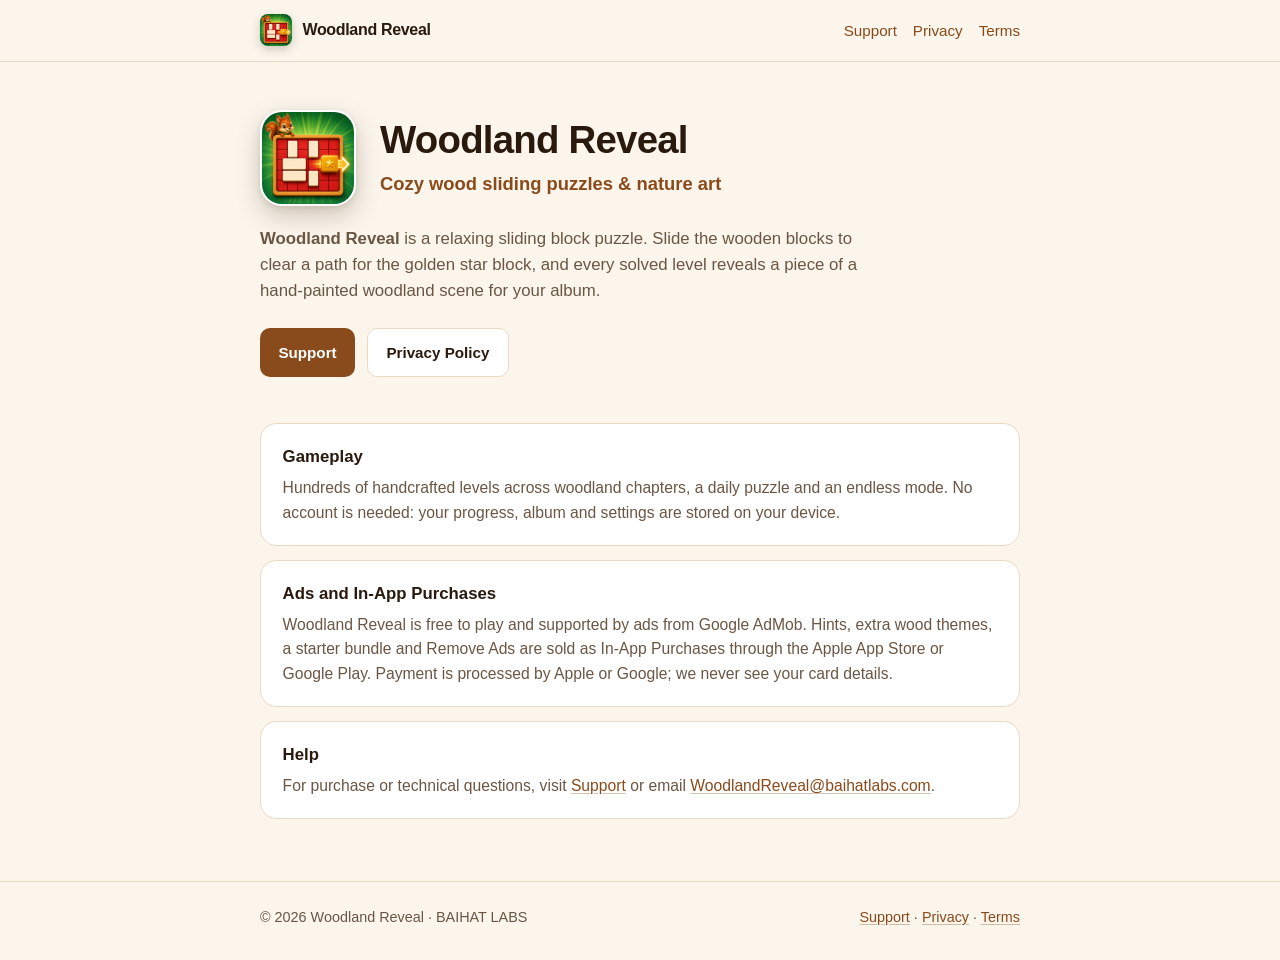
<file: index.html>
<!DOCTYPE html>
<html lang="en">
<head>
  <meta charset="utf-8" />
  <meta name="viewport" content="width=device-width, initial-scale=1" />
  <title>Woodland Reveal — Cozy Wood Sliding Puzzle</title>
  <meta name="description" content="Woodland Reveal is a cozy wood sliding puzzle game for iPhone and Android: slide the wooden blocks, free the star block and collect nature paintings." />
  <meta name="referrer" content="strict-origin-when-cross-origin" />
  <link rel="icon" type="image/x-icon" href="/favicon.ico" />
  <link rel="icon" type="image/png" sizes="32x32" href="/favicon-32x32.png" />
  <link rel="icon" type="image/png" sizes="16x16" href="/favicon-16x16.png" />
  <link rel="apple-touch-icon" sizes="180x180" href="/apple-touch-icon.png" />
  <meta property="og:title" content="Woodland Reveal — Cozy Wood Sliding Puzzle" />
  <meta property="og:description" content="Official website and support for Woodland Reveal." />
  <meta property="og:image" content="https://woodland.baihatlabs.com/og-image.png" />
  <link rel="stylesheet" href="/styles.css" />
</head>
<body>
  <a class="skip" href="#main">Skip to content</a>
  <header class="nav">
    <div class="wrap nav-inner">
      <a class="brand" href="/">
        <span class="brand-mark" aria-hidden="true"></span>
        Woodland Reveal
      </a>
      <nav class="nav-links" aria-label="Main">
        <a href="/support">Support</a>
        <a href="/privacy">Privacy</a>
        <a href="/terms">Terms</a>
      </nav>
    </div>
  </header>

  <main id="main">
    <section class="wrap hero">
      <div class="hero-header">
        <img class="hero-icon" src="/app_icon.png" alt="Woodland Reveal app icon" width="96" height="96" />
        <div>
          <h1>Woodland Reveal</h1>
          <p class="tagline">Cozy wood sliding puzzles &amp; nature art</p>
        </div>
      </div>
      <p>
        <strong>Woodland Reveal</strong> is a relaxing sliding block puzzle.
        Slide the wooden blocks to clear a path for the golden star block, and every solved
        level reveals a piece of a hand-painted woodland scene for your album.
      </p>
      <div class="actions">
        <a class="btn btn-primary" href="/support">Support</a>
        <a class="btn btn-secondary" href="/privacy">Privacy Policy</a>
      </div>
    </section>

    <section class="wrap" style="padding-bottom: 3rem;">
      <div class="card">
        <h2>Gameplay</h2>
        <p>
          Hundreds of handcrafted levels across woodland chapters, a daily puzzle and an endless mode.
          No account is needed: your progress, album and settings are stored on your device.
        </p>
      </div>
      <div class="card">
        <h2>Ads and In-App Purchases</h2>
        <p>
          Woodland Reveal is free to play and supported by ads from Google AdMob.
          Hints, extra wood themes, a starter bundle and Remove Ads are sold as In-App Purchases
          through the Apple App Store or Google Play. Payment is processed by Apple or Google;
          we never see your card details.
        </p>
      </div>
      <div class="card">
        <h2>Help</h2>
        <p>
          For purchase or technical questions, visit
          <a href="/support">Support</a>
          or email
          <a href="mailto:WoodlandReveal@baihatlabs.com">WoodlandReveal@baihatlabs.com</a>.
        </p>
      </div>
    </section>
  </main>

  <footer class="footer">
    <div class="wrap footer-inner">
      <span>© 2026 Woodland Reveal · BAIHAT LABS</span>
      <span>
        <a href="/support">Support</a> ·
        <a href="/privacy">Privacy</a> ·
        <a href="/terms">Terms</a>
      </span>
    </div>
  </footer>
</body>
</html>
</file>
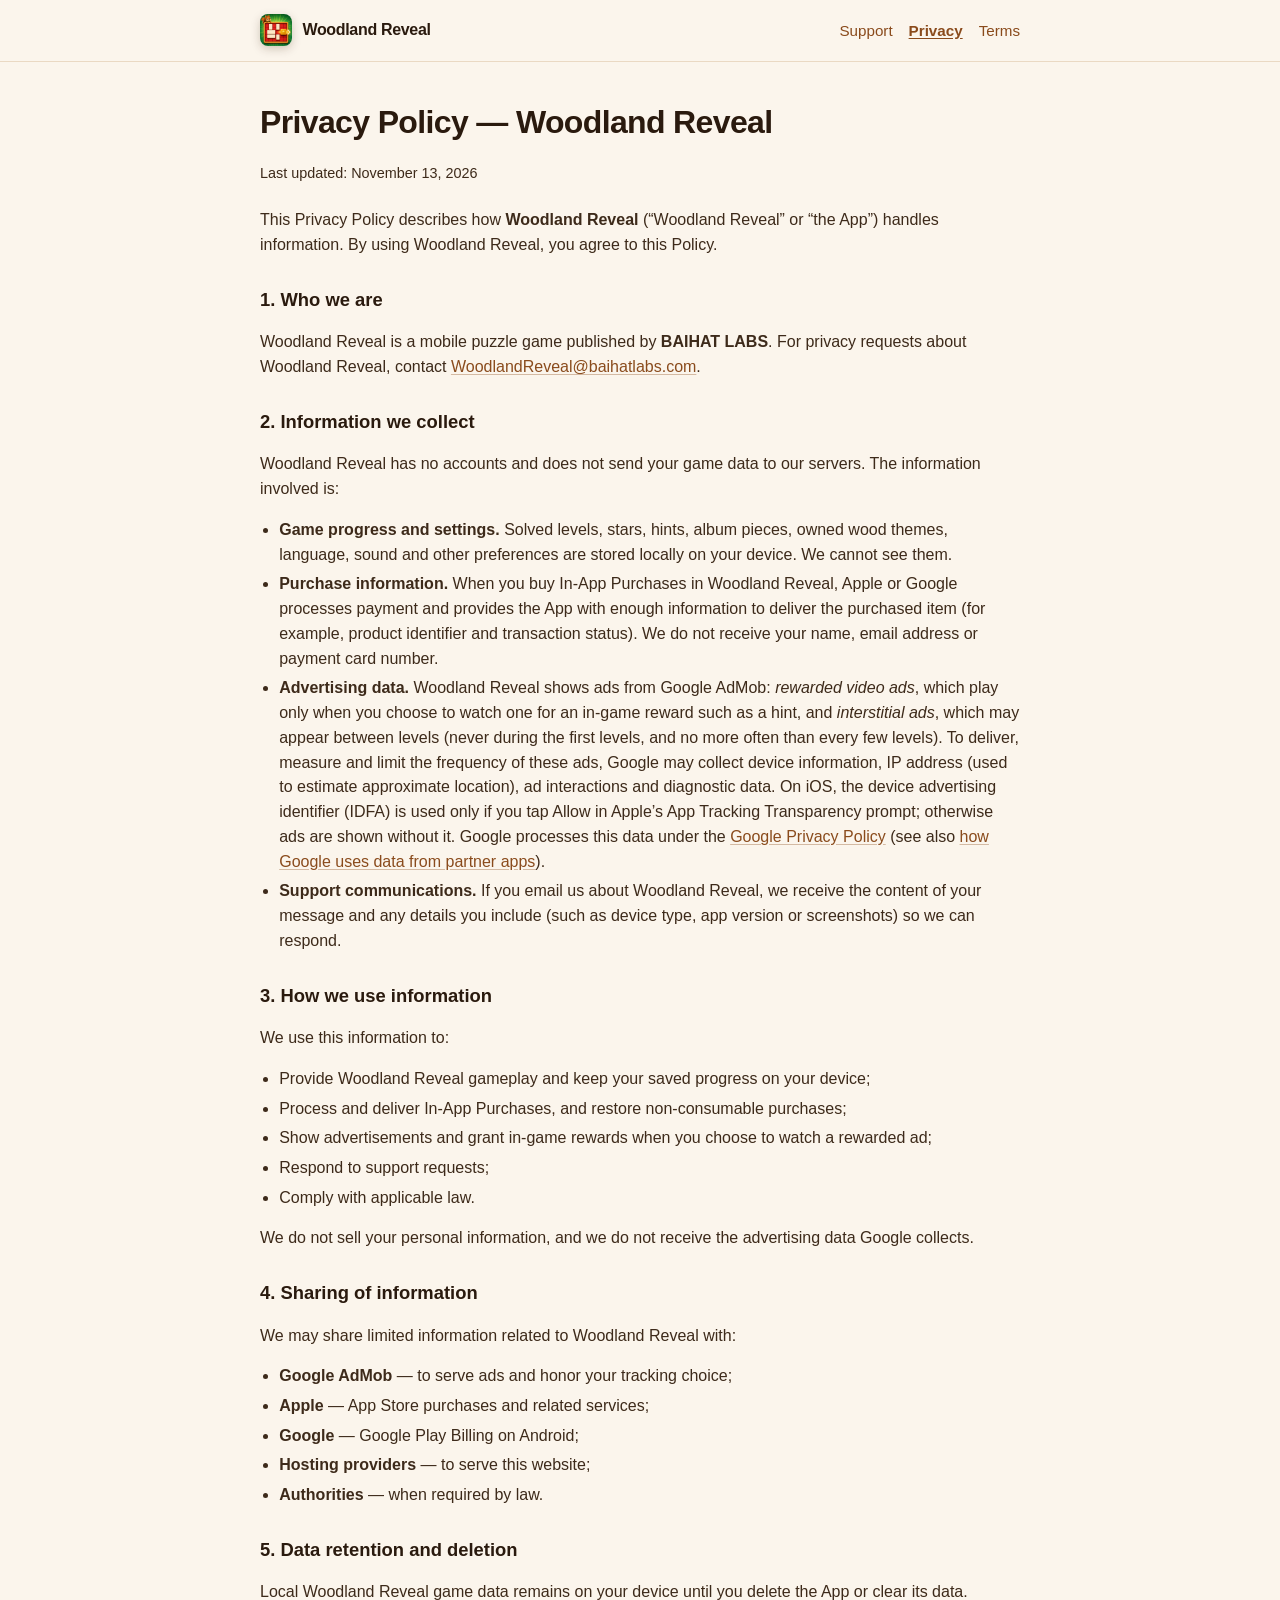
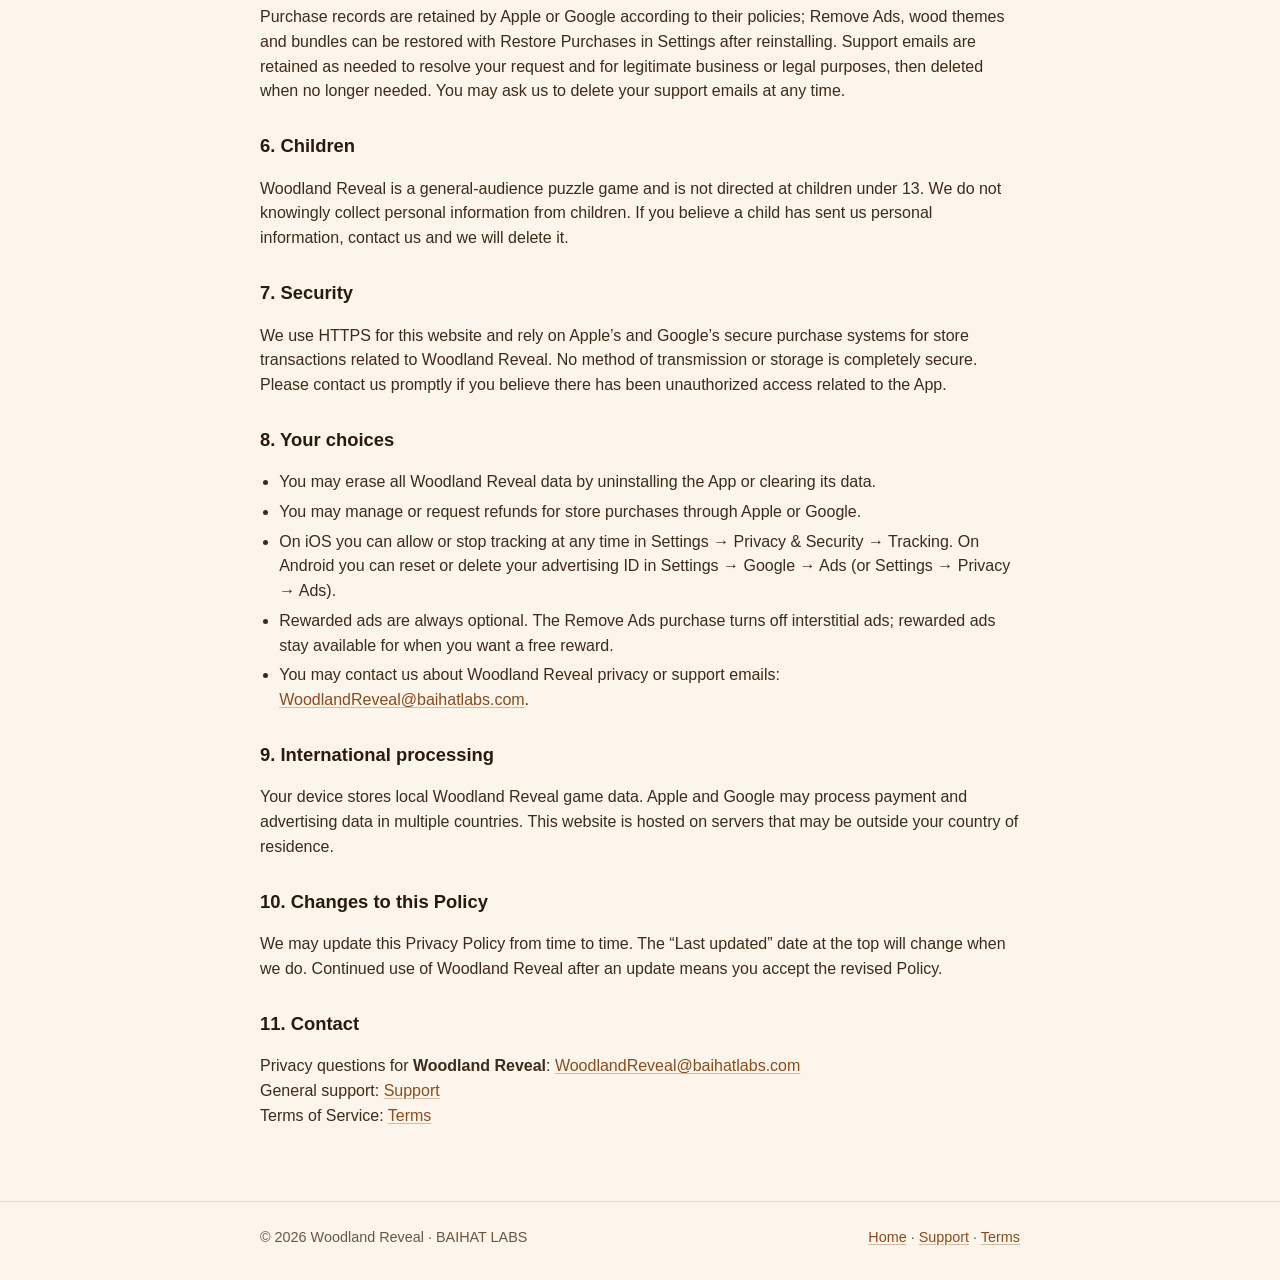
<file: privacy.html>
<!DOCTYPE html>
<html lang="en">
<head>
  <meta charset="utf-8" />
  <meta name="viewport" content="width=device-width, initial-scale=1" />
  <title>Privacy Policy — Woodland Reveal</title>
  <meta name="description" content="Privacy Policy for Woodland Reveal: data stored on your device, Google AdMob ads, In-App Purchases, tracking choices and contact." />
  <meta name="referrer" content="strict-origin-when-cross-origin" />
  <link rel="icon" type="image/x-icon" href="/favicon.ico" />
  <link rel="icon" type="image/png" sizes="32x32" href="/favicon-32x32.png" />
  <link rel="icon" type="image/png" sizes="16x16" href="/favicon-16x16.png" />
  <link rel="apple-touch-icon" sizes="180x180" href="/apple-touch-icon.png" />
  <meta property="og:image" content="https://woodland.baihatlabs.com/og-image.png" />
  <link rel="stylesheet" href="/styles.css" />
</head>
<body>
  <a class="skip" href="#main">Skip to content</a>
  <header class="nav">
    <div class="wrap nav-inner">
      <a class="brand" href="/">
        <span class="brand-mark" aria-hidden="true"></span>
        Woodland Reveal
      </a>
      <nav class="nav-links" aria-label="Main">
        <a href="/support">Support</a>
        <a href="/privacy" aria-current="page">Privacy</a>
        <a href="/terms">Terms</a>
      </nav>
    </div>
  </header>

  <main id="main" class="wrap page">
    <h1>Privacy Policy — Woodland Reveal</h1>
    <p class="meta">Last updated: November 13, 2026</p>
    <p class="lede">
      This Privacy Policy describes how
      <strong>Woodland Reveal</strong>
      (“Woodland Reveal” or “the App”) handles information.
      By using Woodland Reveal, you agree to this Policy.
    </p>

    <h2>1. Who we are</h2>
    <p>
      Woodland Reveal is a mobile puzzle game published by
      <strong>BAIHAT LABS</strong>.
      For privacy requests about Woodland Reveal, contact
      <a href="mailto:WoodlandReveal@baihatlabs.com">WoodlandReveal@baihatlabs.com</a>.
    </p>

    <h2>2. Information we collect</h2>
    <p>
      Woodland Reveal has no accounts and does not send your game data to our servers.
      The information involved is:
    </p>
    <ul>
      <li>
        <strong>Game progress and settings.</strong>
        Solved levels, stars, hints, album pieces, owned wood themes, language, sound and other
        preferences are stored locally on your device. We cannot see them.
      </li>
      <li>
        <strong>Purchase information.</strong>
        When you buy In-App Purchases in Woodland Reveal, Apple or Google processes payment
        and provides the App with enough information to deliver the purchased item
        (for example, product identifier and transaction status).
        We do not receive your name, email address or payment card number.
      </li>
      <li>
        <strong>Advertising data.</strong>
        Woodland Reveal shows ads from Google AdMob:
        <em>rewarded video ads</em>, which play only when you choose to watch one for an in-game
        reward such as a hint, and <em>interstitial ads</em>, which may appear between levels
        (never during the first levels, and no more often than every few levels).
        To deliver, measure and limit the frequency of these ads, Google may collect device
        information, IP address (used to estimate approximate location), ad interactions and
        diagnostic data.
        On iOS, the device advertising identifier (IDFA) is used only if you tap Allow in
        Apple’s App Tracking Transparency prompt; otherwise ads are shown without it.
        Google processes this data under the
        <a href="https://policies.google.com/privacy" rel="noopener">Google Privacy Policy</a>
        (see also
        <a href="https://policies.google.com/technologies/partner-sites" rel="noopener">how Google uses data from partner apps</a>).
      </li>
      <li>
        <strong>Support communications.</strong>
        If you email us about Woodland Reveal, we receive the content of your message
        and any details you include (such as device type, app version or screenshots) so we can respond.
      </li>
    </ul>

    <h2>3. How we use information</h2>
    <p>We use this information to:</p>
    <ul>
      <li>Provide Woodland Reveal gameplay and keep your saved progress on your device;</li>
      <li>Process and deliver In-App Purchases, and restore non-consumable purchases;</li>
      <li>Show advertisements and grant in-game rewards when you choose to watch a rewarded ad;</li>
      <li>Respond to support requests;</li>
      <li>Comply with applicable law.</li>
    </ul>
    <p>
      We do not sell your personal information, and we do not receive the advertising data
      Google collects.
    </p>

    <h2>4. Sharing of information</h2>
    <p>We may share limited information related to Woodland Reveal with:</p>
    <ul>
      <li><strong>Google AdMob</strong> — to serve ads and honor your tracking choice;</li>
      <li><strong>Apple</strong> — App Store purchases and related services;</li>
      <li><strong>Google</strong> — Google Play Billing on Android;</li>
      <li><strong>Hosting providers</strong> — to serve this website;</li>
      <li><strong>Authorities</strong> — when required by law.</li>
    </ul>

    <h2>5. Data retention and deletion</h2>
    <p>
      Local Woodland Reveal game data remains on your device until you delete the App or clear its
      data. Purchase records are retained by Apple or Google according to their policies; Remove Ads,
      wood themes and bundles can be restored with Restore Purchases in Settings after reinstalling. Support emails are
      retained as needed to resolve your request and for legitimate business or legal purposes,
      then deleted when no longer needed. You may ask us to delete your support emails at any time.
    </p>

    <h2>6. Children</h2>
    <p>
      Woodland Reveal is a general-audience puzzle game and is not directed at children under 13.
      We do not knowingly collect personal information from children.
      If you believe a child has sent us personal information, contact us and we will delete it.
    </p>

    <h2>7. Security</h2>
    <p>
      We use HTTPS for this website and rely on Apple’s and Google’s secure purchase systems
      for store transactions related to Woodland Reveal.
      No method of transmission or storage is completely secure.
      Please contact us promptly if you believe there has been unauthorized access related to the App.
    </p>

    <h2>8. Your choices</h2>
    <ul>
      <li>You may erase all Woodland Reveal data by uninstalling the App or clearing its data.</li>
      <li>You may manage or request refunds for store purchases through Apple or Google.</li>
      <li>
        On iOS you can allow or stop tracking at any time in
        Settings → Privacy &amp; Security → Tracking.
        On Android you can reset or delete your advertising ID in
        Settings → Google → Ads (or Settings → Privacy → Ads).
      </li>
      <li>
        Rewarded ads are always optional. The Remove Ads purchase turns off interstitial ads;
        rewarded ads stay available for when you want a free reward.
      </li>
      <li>
        You may contact us about Woodland Reveal privacy or support emails:
        <a href="mailto:WoodlandReveal@baihatlabs.com">WoodlandReveal@baihatlabs.com</a>.
      </li>
    </ul>

    <h2>9. International processing</h2>
    <p>
      Your device stores local Woodland Reveal game data.
      Apple and Google may process payment and advertising data in multiple countries.
      This website is hosted on servers that may be outside your country of residence.
    </p>

    <h2>10. Changes to this Policy</h2>
    <p>
      We may update this Privacy Policy from time to time.
      The “Last updated” date at the top will change when we do.
      Continued use of Woodland Reveal after an update means you accept the revised Policy.
    </p>

    <h2>11. Contact</h2>
    <p>
      Privacy questions for <strong>Woodland Reveal</strong>:
      <a href="mailto:WoodlandReveal@baihatlabs.com">WoodlandReveal@baihatlabs.com</a><br />
      General support: <a href="/support">Support</a><br />
      Terms of Service: <a href="/terms">Terms</a>
    </p>
  </main>

  <footer class="footer">
    <div class="wrap footer-inner">
      <span>© 2026 Woodland Reveal · BAIHAT LABS</span>
      <span><a href="/">Home</a> · <a href="/support">Support</a> · <a href="/terms">Terms</a></span>
    </div>
  </footer>
</body>
</html>
</file>
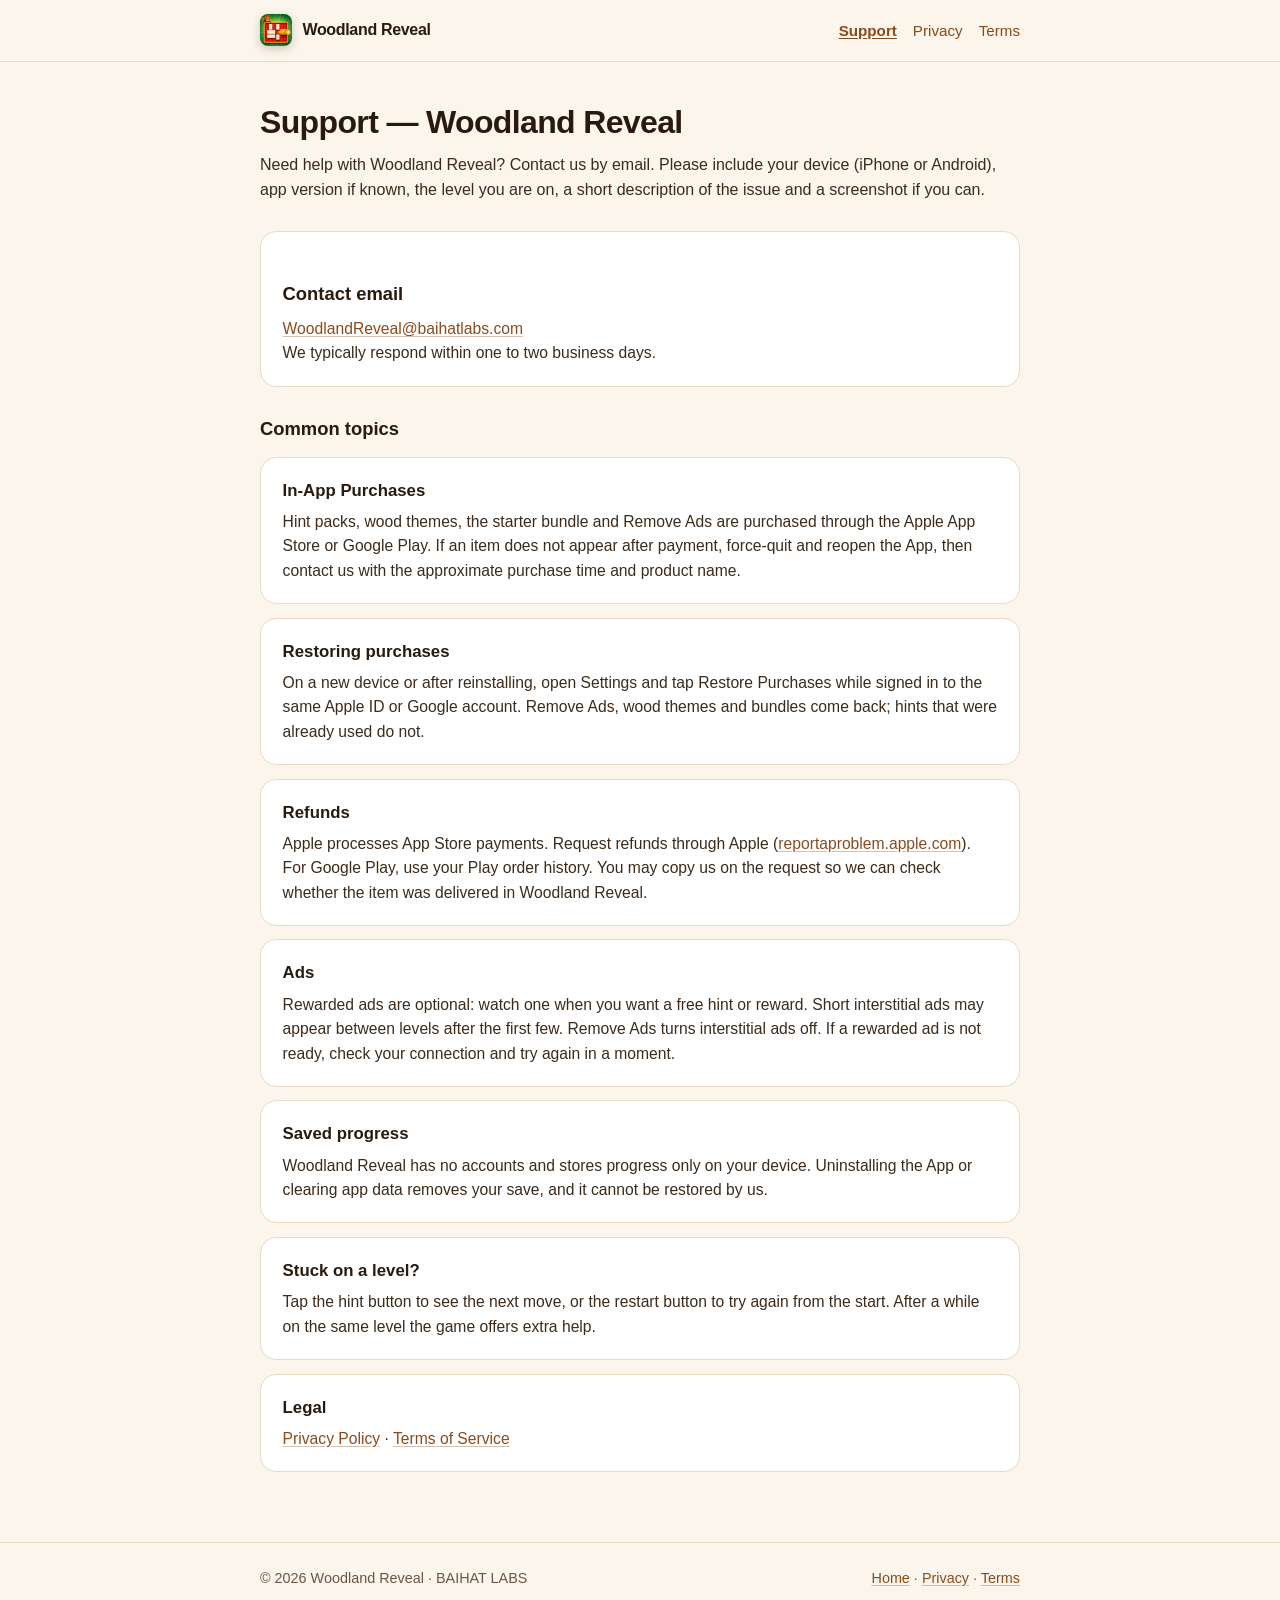
<file: support.html>
<!DOCTYPE html>
<html lang="en">
<head>
  <meta charset="utf-8" />
  <meta name="viewport" content="width=device-width, initial-scale=1" />
  <title>Support — Woodland Reveal</title>
  <meta name="description" content="Support for Woodland Reveal: contact email, purchases, restoring items, ads and saved progress." />
  <meta name="referrer" content="strict-origin-when-cross-origin" />
  <link rel="icon" type="image/x-icon" href="/favicon.ico" />
  <link rel="icon" type="image/png" sizes="32x32" href="/favicon-32x32.png" />
  <link rel="icon" type="image/png" sizes="16x16" href="/favicon-16x16.png" />
  <link rel="apple-touch-icon" sizes="180x180" href="/apple-touch-icon.png" />
  <meta property="og:image" content="https://woodland.baihatlabs.com/og-image.png" />
  <link rel="stylesheet" href="/styles.css" />
</head>
<body>
  <a class="skip" href="#main">Skip to content</a>
  <header class="nav">
    <div class="wrap nav-inner">
      <a class="brand" href="/">
        <span class="brand-mark" aria-hidden="true"></span>
        Woodland Reveal
      </a>
      <nav class="nav-links" aria-label="Main">
        <a href="/support" aria-current="page">Support</a>
        <a href="/privacy">Privacy</a>
        <a href="/terms">Terms</a>
      </nav>
    </div>
  </header>

  <main id="main" class="wrap page">
    <h1>Support — Woodland Reveal</h1>
    <p class="lede">
      Need help with Woodland Reveal? Contact us by email. Please include your device
      (iPhone or Android), app version if known, the level you are on, a short description of the
      issue and a screenshot if you can.
    </p>

    <div class="card">
      <h2>Contact email</h2>
      <p>
        <a href="mailto:WoodlandReveal@baihatlabs.com">WoodlandReveal@baihatlabs.com</a><br />
        We typically respond within one to two business days.
      </p>
    </div>

    <h2>Common topics</h2>

    <div class="card">
      <h3>In-App Purchases</h3>
      <p>
        Hint packs, wood themes, the starter bundle and Remove Ads are purchased through the Apple
        App Store or Google Play. If an item does not appear after payment, force-quit and reopen
        the App, then contact us with the approximate purchase time and product name.
      </p>
    </div>

    <div class="card">
      <h3>Restoring purchases</h3>
      <p>
        On a new device or after reinstalling, open Settings and tap Restore Purchases while signed
        in to the same Apple ID or Google account. Remove Ads, wood themes and bundles come back;
        hints that were already used do not.
      </p>
    </div>

    <div class="card">
      <h3>Refunds</h3>
      <p>
        Apple processes App Store payments. Request refunds through Apple
        (<a href="https://reportaproblem.apple.com" rel="noopener">reportaproblem.apple.com</a>).
        For Google Play, use your Play order history. You may copy us on the request so we can
        check whether the item was delivered in Woodland Reveal.
      </p>
    </div>

    <div class="card">
      <h3>Ads</h3>
      <p>
        Rewarded ads are optional: watch one when you want a free hint or reward. Short interstitial
        ads may appear between levels after the first few. Remove Ads turns interstitial ads off.
        If a rewarded ad is not ready, check your connection and try again in a moment.
      </p>
    </div>

    <div class="card">
      <h3>Saved progress</h3>
      <p>
        Woodland Reveal has no accounts and stores progress only on your device. Uninstalling the
        App or clearing app data removes your save, and it cannot be restored by us.
      </p>
    </div>

    <div class="card">
      <h3>Stuck on a level?</h3>
      <p>
        Tap the hint button to see the next move, or the restart button to try again from the start.
        After a while on the same level the game offers extra help.
      </p>
    </div>

    <div class="card">
      <h3>Legal</h3>
      <p>
        <a href="/privacy">Privacy Policy</a> ·
        <a href="/terms">Terms of Service</a>
      </p>
    </div>
  </main>

  <footer class="footer">
    <div class="wrap footer-inner">
      <span>© 2026 Woodland Reveal · BAIHAT LABS</span>
      <span><a href="/">Home</a> · <a href="/privacy">Privacy</a> · <a href="/terms">Terms</a></span>
    </div>
  </footer>
</body>
</html>
</file>
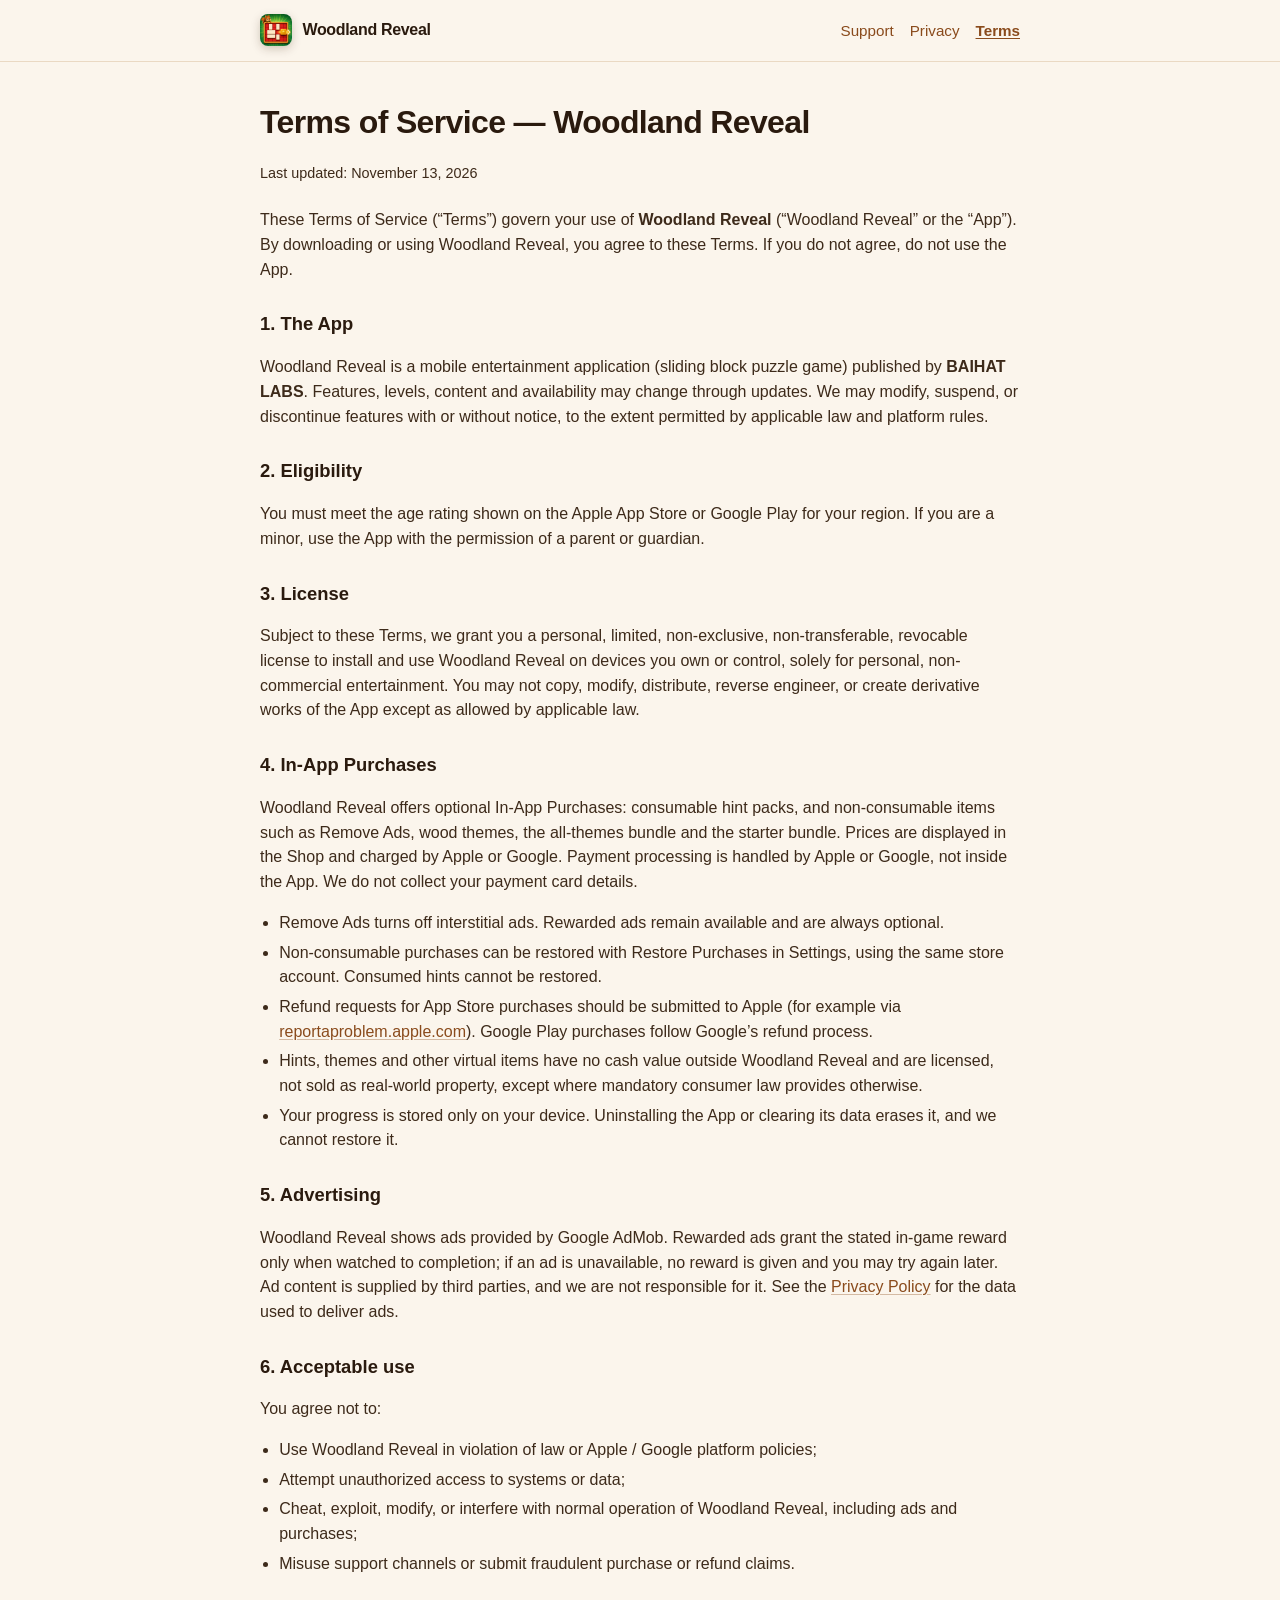
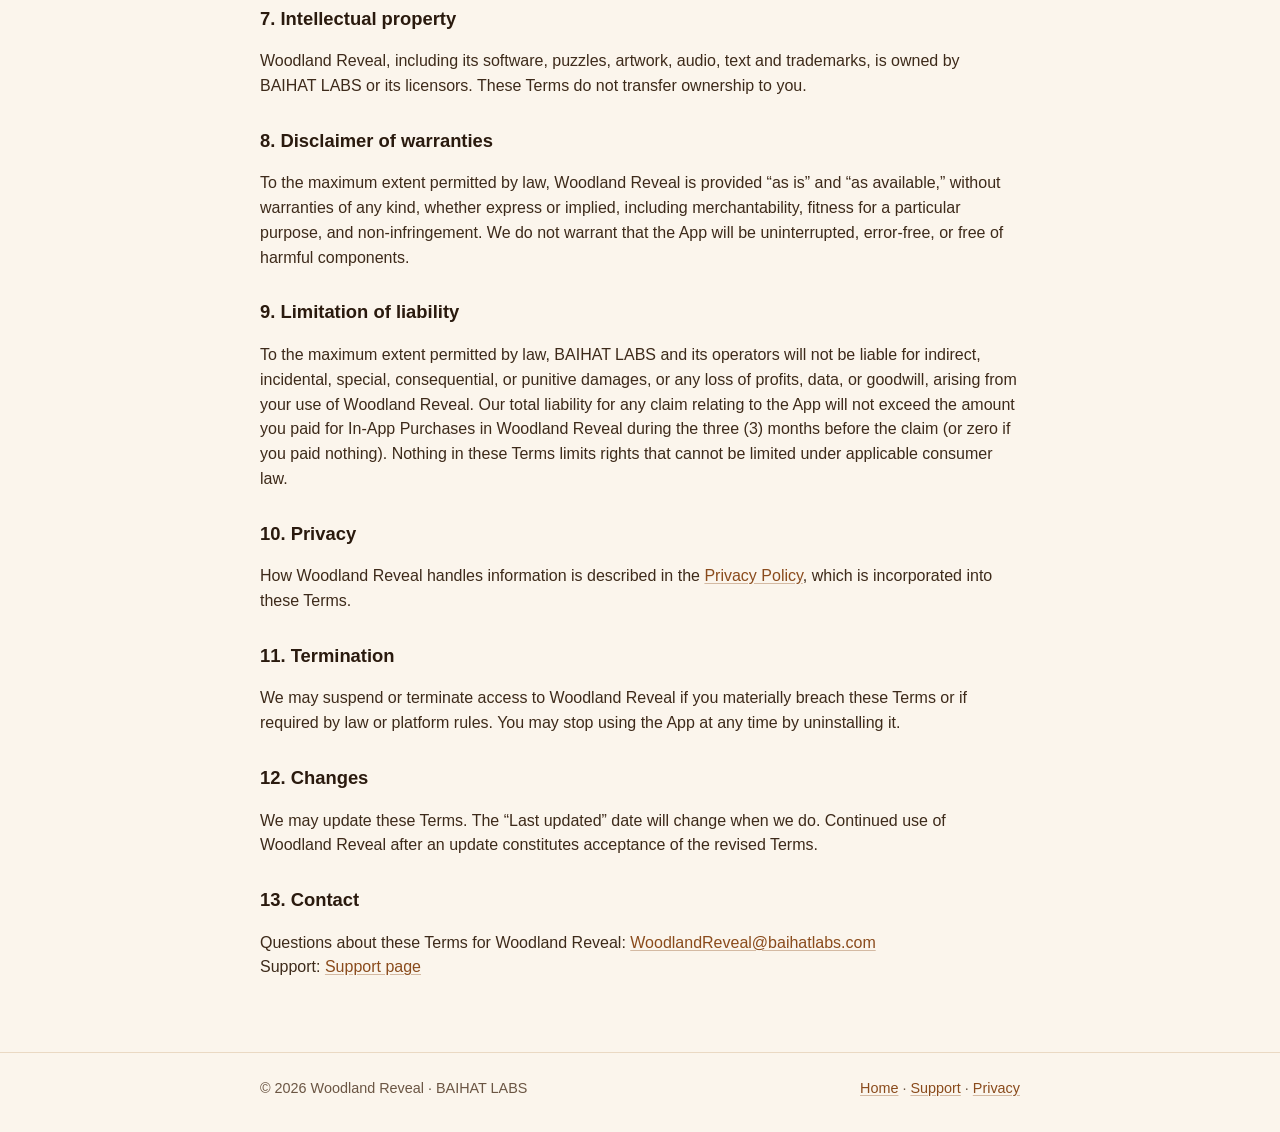
<file: terms.html>
<!DOCTYPE html>
<html lang="en">
<head>
  <meta charset="utf-8" />
  <meta name="viewport" content="width=device-width, initial-scale=1" />
  <title>Terms of Service — Woodland Reveal</title>
  <meta name="description" content="Terms of Service for Woodland Reveal: license, In-App Purchases, ads, acceptable use and contact." />
  <meta name="referrer" content="strict-origin-when-cross-origin" />
  <link rel="icon" type="image/x-icon" href="/favicon.ico" />
  <link rel="icon" type="image/png" sizes="32x32" href="/favicon-32x32.png" />
  <link rel="icon" type="image/png" sizes="16x16" href="/favicon-16x16.png" />
  <link rel="apple-touch-icon" sizes="180x180" href="/apple-touch-icon.png" />
  <meta property="og:image" content="https://woodland.baihatlabs.com/og-image.png" />
  <link rel="stylesheet" href="/styles.css" />
</head>
<body>
  <a class="skip" href="#main">Skip to content</a>
  <header class="nav">
    <div class="wrap nav-inner">
      <a class="brand" href="/">
        <span class="brand-mark" aria-hidden="true"></span>
        Woodland Reveal
      </a>
      <nav class="nav-links" aria-label="Main">
        <a href="/support">Support</a>
        <a href="/privacy">Privacy</a>
        <a href="/terms" aria-current="page">Terms</a>
      </nav>
    </div>
  </header>

  <main id="main" class="wrap page">
    <h1>Terms of Service — Woodland Reveal</h1>
    <p class="meta">Last updated: November 13, 2026</p>
    <p class="lede">
      These Terms of Service (“Terms”) govern your use of
      <strong>Woodland Reveal</strong> (“Woodland Reveal” or the “App”).
      By downloading or using Woodland Reveal, you agree to these Terms.
      If you do not agree, do not use the App.
    </p>

    <h2>1. The App</h2>
    <p>
      Woodland Reveal is a mobile entertainment application (sliding block puzzle game)
      published by <strong>BAIHAT LABS</strong>.
      Features, levels, content and availability may change through updates.
      We may modify, suspend, or discontinue features with or without notice, to the extent
      permitted by applicable law and platform rules.
    </p>

    <h2>2. Eligibility</h2>
    <p>
      You must meet the age rating shown on the Apple App Store or Google Play for your region.
      If you are a minor, use the App with the permission of a parent or guardian.
    </p>

    <h2>3. License</h2>
    <p>
      Subject to these Terms, we grant you a personal, limited, non-exclusive,
      non-transferable, revocable license to install and use Woodland Reveal on devices you own or
      control, solely for personal, non-commercial entertainment.
      You may not copy, modify, distribute, reverse engineer, or create derivative works of
      the App except as allowed by applicable law.
    </p>

    <h2>4. In-App Purchases</h2>
    <p>
      Woodland Reveal offers optional In-App Purchases: consumable hint packs, and non-consumable
      items such as Remove Ads, wood themes, the all-themes bundle and the starter bundle.
      Prices are displayed in the Shop and charged by Apple or Google.
      Payment processing is handled by Apple or Google, not inside the App.
      We do not collect your payment card details.
    </p>
    <ul>
      <li>
        Remove Ads turns off interstitial ads. Rewarded ads remain available and are always optional.
      </li>
      <li>
        Non-consumable purchases can be restored with Restore Purchases in Settings, using the same store account.
        Consumed hints cannot be restored.
      </li>
      <li>
        Refund requests for App Store purchases should be submitted to Apple
        (for example via
        <a href="https://reportaproblem.apple.com" rel="noopener">reportaproblem.apple.com</a>).
        Google Play purchases follow Google’s refund process.
      </li>
      <li>
        Hints, themes and other virtual items have no cash value outside Woodland Reveal and are
        licensed, not sold as real-world property, except where mandatory consumer law provides
        otherwise.
      </li>
      <li>
        Your progress is stored only on your device. Uninstalling the App or clearing its data
        erases it, and we cannot restore it.
      </li>
    </ul>

    <h2>5. Advertising</h2>
    <p>
      Woodland Reveal shows ads provided by Google AdMob. Rewarded ads grant the stated in-game reward
      only when watched to completion; if an ad is unavailable, no reward is given and you may try
      again later. Ad content is supplied by third parties, and we are not responsible for it.
      See the <a href="/privacy">Privacy Policy</a> for the data used to deliver ads.
    </p>

    <h2>6. Acceptable use</h2>
    <p>You agree not to:</p>
    <ul>
      <li>Use Woodland Reveal in violation of law or Apple / Google platform policies;</li>
      <li>Attempt unauthorized access to systems or data;</li>
      <li>Cheat, exploit, modify, or interfere with normal operation of Woodland Reveal, including ads and purchases;</li>
      <li>Misuse support channels or submit fraudulent purchase or refund claims.</li>
    </ul>

    <h2>7. Intellectual property</h2>
    <p>
      Woodland Reveal, including its software, puzzles, artwork, audio, text and trademarks, is owned
      by BAIHAT LABS or its licensors. These Terms do not transfer ownership to you.
    </p>

    <h2>8. Disclaimer of warranties</h2>
    <p>
      To the maximum extent permitted by law, Woodland Reveal is provided “as is” and “as available,”
      without warranties of any kind, whether express or implied, including merchantability,
      fitness for a particular purpose, and non-infringement.
      We do not warrant that the App will be uninterrupted, error-free, or free of harmful components.
    </p>

    <h2>9. Limitation of liability</h2>
    <p>
      To the maximum extent permitted by law, BAIHAT LABS and its operators will not be liable
      for indirect, incidental, special, consequential, or punitive damages, or any loss of
      profits, data, or goodwill, arising from your use of Woodland Reveal.
      Our total liability for any claim relating to the App will not exceed the amount you paid
      for In-App Purchases in Woodland Reveal during the three (3) months before the claim
      (or zero if you paid nothing).
      Nothing in these Terms limits rights that cannot be limited under applicable consumer law.
    </p>

    <h2>10. Privacy</h2>
    <p>
      How Woodland Reveal handles information is described in the
      <a href="/privacy">Privacy Policy</a>, which is incorporated into these Terms.
    </p>

    <h2>11. Termination</h2>
    <p>
      We may suspend or terminate access to Woodland Reveal if you materially breach these Terms
      or if required by law or platform rules. You may stop using the App at any time by
      uninstalling it.
    </p>

    <h2>12. Changes</h2>
    <p>
      We may update these Terms. The “Last updated” date will change when we do.
      Continued use of Woodland Reveal after an update constitutes acceptance of the revised Terms.
    </p>

    <h2>13. Contact</h2>
    <p>
      Questions about these Terms for Woodland Reveal:
      <a href="mailto:WoodlandReveal@baihatlabs.com">WoodlandReveal@baihatlabs.com</a><br />
      Support: <a href="/support">Support page</a>
    </p>
  </main>

  <footer class="footer">
    <div class="wrap footer-inner">
      <span>© 2026 Woodland Reveal · BAIHAT LABS</span>
      <span><a href="/">Home</a> · <a href="/support">Support</a> · <a href="/privacy">Privacy</a></span>
    </div>
  </footer>
</body>
</html>
</file>
<file: styles.css>
:root {
  --wood: #8a4b1c;
  --wood-dark: #5c2f0f;
  --honey: #f2b84b;
  --ink: #2a1a0e;
  --muted: #6b5644;
  --line: #ead9c3;
  --bg: #fbf5ec;
  --card: #ffffff;
}

* {
  box-sizing: border-box;
}

html {
  scroll-behavior: smooth;
}

body {
  margin: 0;
  font-family: -apple-system, BlinkMacSystemFont, "Segoe UI", Roboto, Helvetica, Arial, sans-serif;
  color: var(--ink);
  background: var(--bg);
  line-height: 1.55;
}

a {
  color: var(--wood);
  text-decoration: underline;
  text-decoration-color: rgba(138, 75, 28, 0.35);
  text-underline-offset: 2px;
}

a:hover {
  text-decoration-color: currentColor;
}

a:focus-visible,
.btn:focus-visible {
  outline: 3px solid var(--honey);
  outline-offset: 2px;
  border-radius: 6px;
}

.skip {
  position: absolute;
  left: -999px;
}

.skip:focus {
  left: 1rem;
  top: 1rem;
  z-index: 20;
  background: var(--card);
  padding: 0.5rem 0.8rem;
}

.wrap {
  width: min(760px, calc(100% - 2rem));
  margin: 0 auto;
}

.nav {
  position: sticky;
  top: 0;
  z-index: 10;
  background: rgba(251, 245, 236, 0.94);
  backdrop-filter: blur(12px);
  border-bottom: 1px solid var(--line);
}

.nav-inner {
  display: flex;
  align-items: center;
  justify-content: space-between;
  gap: 1rem;
  padding: 0.9rem 0;
}

.brand {
  display: flex;
  align-items: center;
  gap: 0.65rem;
  color: var(--ink);
  font-weight: 700;
  letter-spacing: -0.02em;
  text-decoration: none;
}

.brand-mark {
  width: 32px;
  height: 32px;
  border-radius: 8px;
  background: url('/app_icon.png') center/cover no-repeat;
  box-shadow: 0 3px 10px rgba(60, 30, 5, 0.22);
  flex-shrink: 0;
}

.nav-links {
  display: flex;
  gap: 1rem;
  flex-wrap: wrap;
  font-size: 0.95rem;
}

.nav-links a {
  text-decoration: none;
}

.nav-links a[aria-current="page"] {
  font-weight: 700;
  text-decoration: underline;
}

.hero {
  padding: 3rem 0 2rem;
}

.hero-header {
  display: flex;
  align-items: center;
  gap: 1.5rem;
  margin-bottom: 1.25rem;
  flex-wrap: wrap;
}

.hero-icon {
  width: 96px;
  height: 96px;
  border-radius: 22px;
  box-shadow: 0 10px 24px rgba(60, 30, 5, 0.22), 0 2px 6px rgba(60, 30, 5, 0.1);
  border: 2px solid #ffffff;
  display: block;
}

.hero h1 {
  margin: 0 0 0.4rem;
  font-size: clamp(1.85rem, 4vw, 2.4rem);
  line-height: 1.2;
  letter-spacing: -0.02em;
}

.hero .tagline {
  margin: 0;
  font-size: 1.15rem;
  font-weight: 600;
  color: var(--wood);
}

.hero p {
  margin: 0;
  max-width: 38rem;
  color: var(--muted);
  font-size: 1.05rem;
}

.actions {
  display: flex;
  flex-wrap: wrap;
  gap: 0.75rem;
  margin-top: 1.5rem;
}

.btn {
  display: inline-flex;
  align-items: center;
  justify-content: center;
  min-height: 44px;
  padding: 0.75rem 1.15rem;
  border-radius: 10px;
  font-weight: 600;
  font-size: 0.95rem;
  text-decoration: none;
}

.btn-primary {
  background: var(--wood);
  color: #fff;
}

.btn-primary:hover {
  background: var(--wood-dark);
}

.btn-secondary {
  background: #fff;
  color: var(--ink);
  border: 1px solid var(--line);
}

.card {
  background: var(--card);
  border: 1px solid var(--line);
  border-radius: 16px;
  padding: 1.25rem 1.35rem;
  margin: 0.85rem 0;
}

.card h2,
.card h3 {
  margin: 0 0 0.4rem;
  font-size: 1.05rem;
}

.card p {
  margin: 0;
  color: var(--muted);
  font-size: 0.98rem;
}

.page {
  padding: 2.25rem 0 3.5rem;
}

.page h1 {
  margin: 0 0 0.35rem;
  font-size: 2rem;
  letter-spacing: -0.02em;
}

.lede {
  margin: 0 0 1.75rem;
  color: var(--muted);
}

.page h2 {
  margin: 1.75rem 0 0.55rem;
  font-size: 1.15rem;
}

.page p,
.page li {
  color: #3d2a1a;
}

.page ul {
  padding-left: 1.2rem;
}

.page li {
  margin: 0.3rem 0;
}

.meta {
  font-size: 0.9rem;
  color: var(--muted);
  margin-bottom: 1.5rem;
}

.footer {
  border-top: 1px solid var(--line);
  padding: 1.5rem 0 2rem;
  color: var(--muted);
  font-size: 0.9rem;
}

.footer-inner {
  display: flex;
  flex-wrap: wrap;
  gap: 0.75rem 1.25rem;
  justify-content: space-between;
}

@media (max-width: 560px) {
  .nav-links {
    gap: 0.75rem;
    font-size: 0.88rem;
  }
}

@media (prefers-reduced-motion: reduce) {
  html {
    scroll-behavior: auto;
  }
}
</file>
